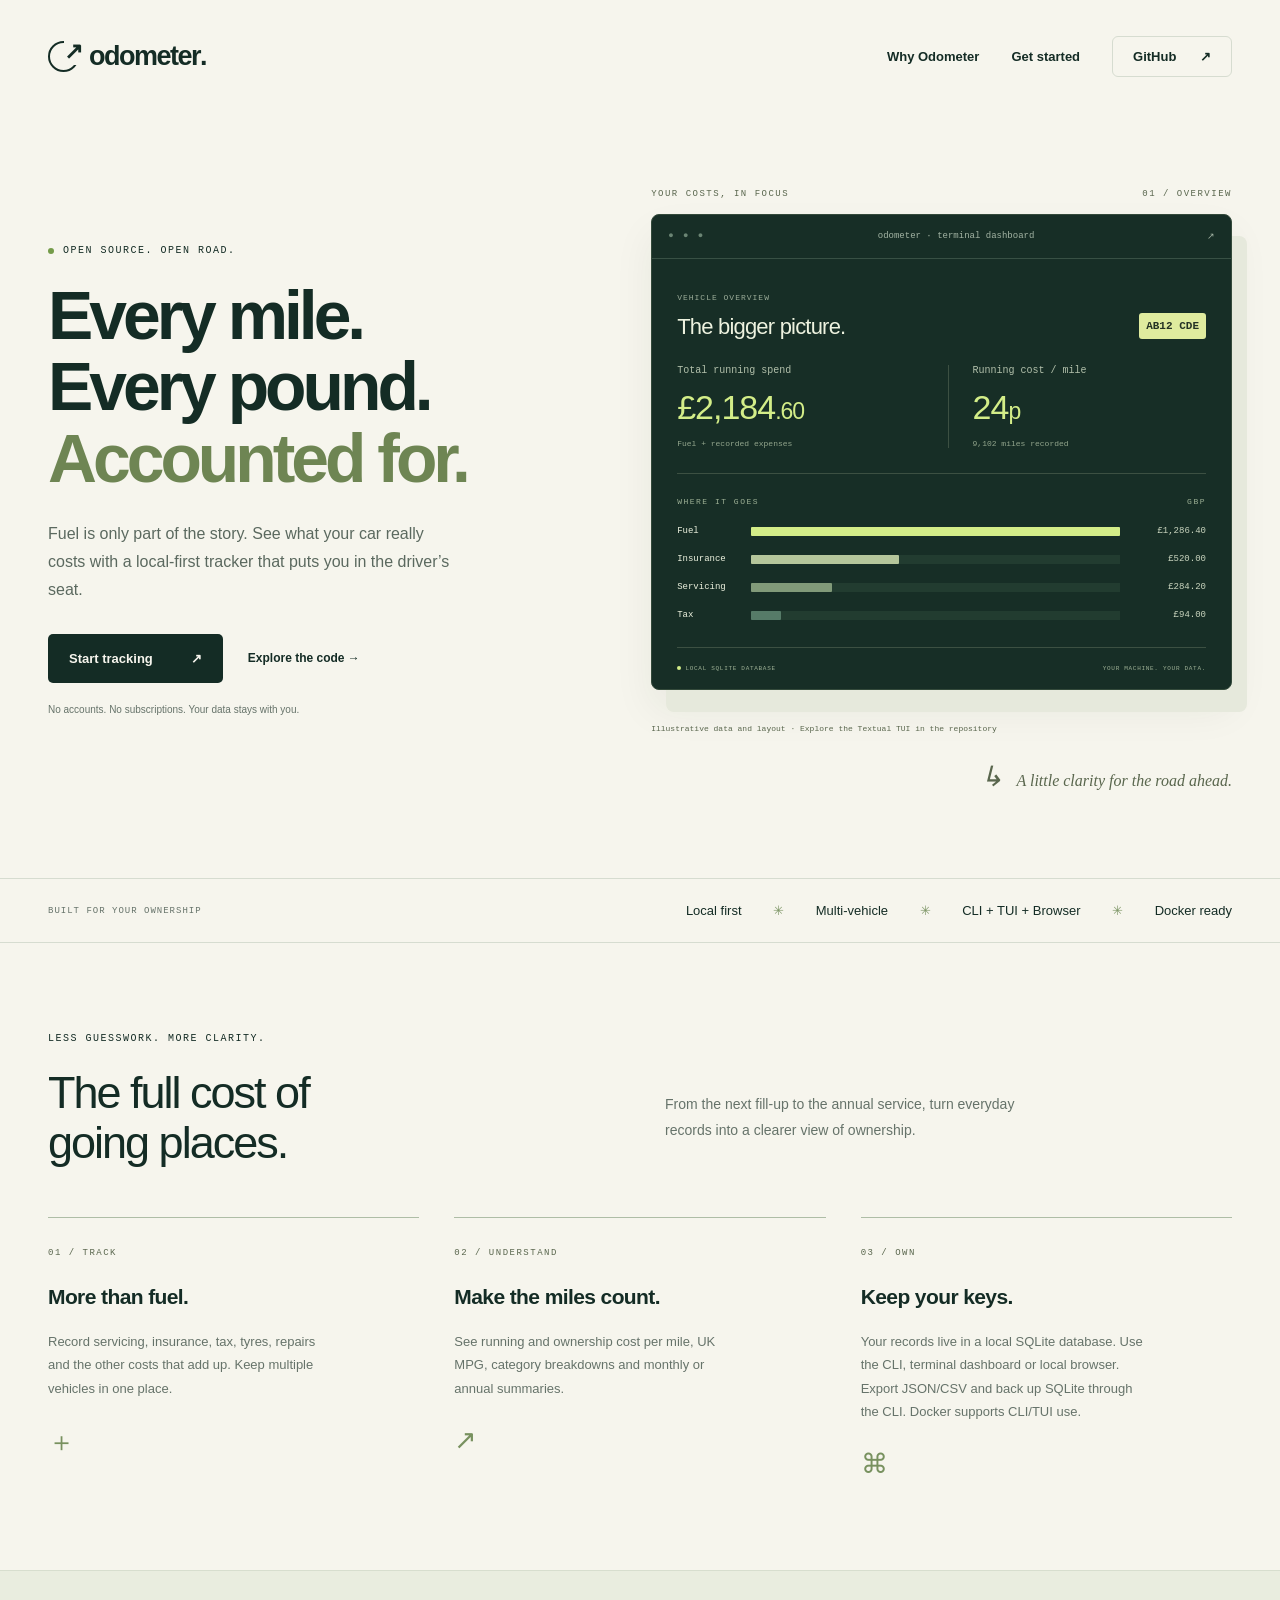
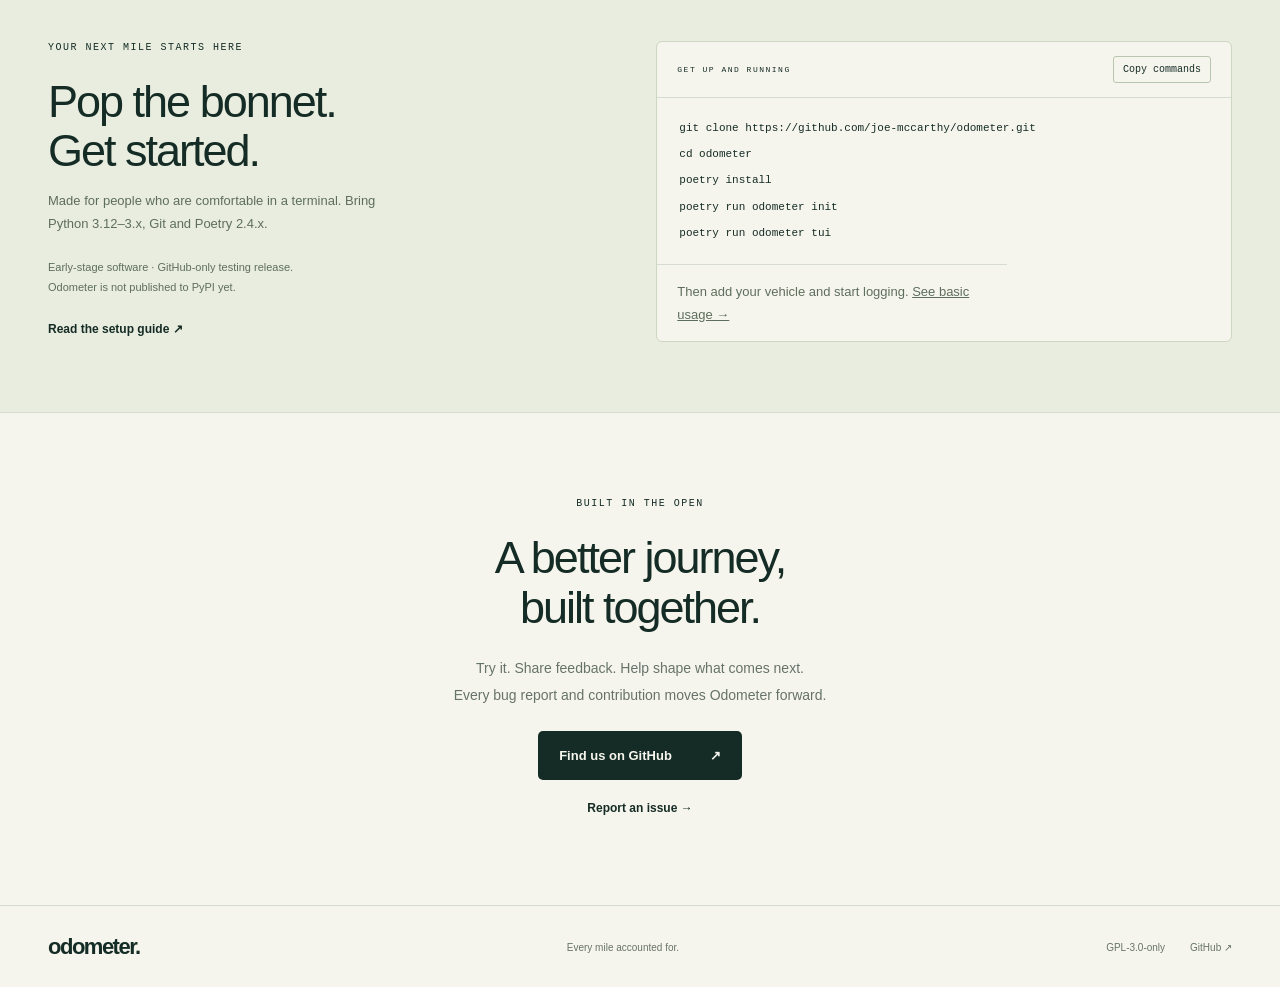
<file: marketing/index.html>
<!doctype html>
<html lang="en">
<head>
  <meta charset="utf-8">
  <meta name="viewport" content="width=device-width, initial-scale=1">
  <meta name="description" content="Know what your car really costs. Odometer is an open-source, local-first vehicle cost tracker with CLI, terminal and local browser dashboards. No cloud, accounts or subscriptions.">
  <meta name="theme-color" content="#142c25">
  <meta property="og:title" content="Odometer — Every mile accounted for.">
  <meta property="og:description" content="Track fuel, servicing and the real cost of car ownership. Open source. Local first. Yours.">
  <meta property="og:type" content="website">
  <title>Odometer — Every mile accounted for.</title>
  <link rel="icon" href="favicon.svg" type="image/svg+xml">
  <link rel="stylesheet" href="styles.css">
  <script src="script.js" defer></script>
</head>
<body>
<a class="skip" href="#main">Skip to content</a>
<header class="wrap nav"><a class="brand" href="#" aria-label="Odometer home"><span class="mark" aria-hidden="true">o<span>↗</span></span> odometer<span class="brand-dot">.</span></a><nav aria-label="Main navigation"><a href="#features">Why Odometer</a><a href="#start">Get started</a><a class="repo" href="https://github.com/joe-mccarthy/odometer">GitHub <span aria-hidden="true">↗</span></a></nav></header>
<main id="main">
<section class="wrap hero">
  <div class="hero-copy"><p class="eyebrow"><span class="status-dot"></span> OPEN SOURCE. OPEN ROAD.</p><h1>Every mile.<br>Every pound.<br><em>Accounted for.</em></h1><p class="intro">Fuel is only part of the story. See what your car really costs with a local-first tracker that puts you in the driver’s seat.</p><div class="actions"><a class="button primary" href="#start">Start tracking <span aria-hidden="true">↗</span></a><a class="text-link" href="https://github.com/joe-mccarthy/odometer">Explore the code <span aria-hidden="true">→</span></a></div><p class="fine">No accounts. No subscriptions. Your data stays with you.</p></div>
  <div class="preview"><div class="preview-label"><span>YOUR COSTS, IN FOCUS</span><span>01 / OVERVIEW</span></div><div class="terminal"><div class="terminal-top"><span class="lights" aria-hidden="true">● ● ●</span><span>odometer · terminal dashboard</span><span aria-hidden="true">↗</span></div><div class="terminal-body"><div class="dash-head"><div><span class="mono muted">VEHICLE OVERVIEW</span><h2>The bigger picture.</h2></div><span class="plate">AB12 CDE</span></div><div class="metrics"><div><span>Total running spend</span><strong>£2,184<span>.60</span></strong><small>Fuel + recorded expenses</small></div><div><span>Running cost / mile</span><strong>24<span>p</span></strong><small>9,102 miles recorded</small></div></div><div class="chart-head"><span>WHERE IT GOES</span><span>GBP</span></div><div class="bar-row"><span>Fuel</span><div><i style="--size:100%"></i></div><b>£1,286.40</b></div><div class="bar-row"><span>Insurance</span><div><i style="--size:40%;--bar:#b5c69b"></i></div><b>£520.00</b></div><div class="bar-row"><span>Servicing</span><div><i style="--size:22%;--bar:#819a79"></i></div><b>£284.20</b></div><div class="bar-row"><span>Tax</span><div><i style="--size:8%;--bar:#567b68"></i></div><b>£94.00</b></div><div class="terminal-bottom"><span><span class="status-dot"></span> LOCAL SQLITE DATABASE</span><span>YOUR MACHINE. YOUR DATA.</span></div></div></div><p class="sample">Illustrative data and layout · Explore the Textual TUI in the repository</p><div class="preview-note"><span aria-hidden="true">↳</span> A little clarity for the road ahead.</div></div>
</section>
<div class="principles"><div class="wrap"><span>BUILT FOR YOUR OWNERSHIP</span><p>Local first <i>✳</i> Multi-vehicle <i>✳</i> CLI + TUI + Browser <i>✳</i> Docker ready</p></div></div>
<section class="wrap features" id="features"><div class="section-heading"><p class="eyebrow">LESS GUESSWORK. MORE CLARITY.</p><h2>The full cost of<br>going places.</h2><p>From the next fill-up to the annual service, turn everyday records into a clearer view of ownership.</p></div><div class="feature-grid"><article><span class="feature-number">01 / TRACK</span><h3>More than fuel.</h3><p>Record servicing, insurance, tax, tyres, repairs and the other costs that add up. Keep multiple vehicles in one place.</p><span class="feature-glyph" aria-hidden="true">＋</span></article><article><span class="feature-number">02 / UNDERSTAND</span><h3>Make the miles count.</h3><p>See running and ownership cost per mile, UK MPG, category breakdowns and monthly or annual summaries.</p><span class="feature-glyph" aria-hidden="true">↗</span></article><article><span class="feature-number">03 / OWN</span><h3>Keep your keys.</h3><p>Your records live in a local SQLite database. Use the CLI, terminal dashboard or local browser. Export JSON/CSV and back up SQLite through the CLI. Docker supports CLI/TUI use.</p><span class="feature-glyph" aria-hidden="true">⌘</span></article></div></section>
<section class="start-section" id="start"><div class="wrap start-grid"><div><p class="eyebrow">YOUR NEXT MILE STARTS HERE</p><h2>Pop the bonnet.<br>Get started.</h2><p>Made for people who are comfortable in a terminal. Bring Python 3.12–3.x, Git and Poetry 2.4.x.</p><p class="release-note">Early-stage software · GitHub-only testing release.<br>Odometer is not published to PyPI yet.</p><a class="text-link" href="https://github.com/joe-mccarthy/odometer#run-locally-from-source">Read the setup guide <span aria-hidden="true">↗</span></a></div><div class="code-panel"><div class="code-top"><span>GET UP AND RUNNING</span><button id="copy" type="button">Copy commands</button></div><pre><code id="commands">git clone https://github.com/joe-mccarthy/odometer.git
cd odometer
poetry install
poetry run odometer init
poetry run odometer tui</code></pre><p>Then add your vehicle and start logging. <a href="https://github.com/joe-mccarthy/odometer#basic-usage">See basic usage →</a></p><span id="copy-status" class="sr-only" role="status"></span></div></div></section>
<section class="wrap contribute"><p class="eyebrow">BUILT IN THE OPEN</p><h2>A better journey,<br>built together.</h2><p>Try it. Share feedback. Help shape what comes next.<br>Every bug report and contribution moves Odometer forward.</p><a class="button primary" href="https://github.com/joe-mccarthy/odometer">Find us on GitHub <span aria-hidden="true">↗</span></a><a class="text-link" href="https://github.com/joe-mccarthy/odometer/issues">Report an issue →</a></section>
</main>
<footer class="wrap"><a class="brand" href="#">odometer.</a><span>Every mile accounted for.</span><div><a href="https://github.com/joe-mccarthy/odometer/blob/main/LICENSE">GPL-3.0-only</a><a href="https://github.com/joe-mccarthy/odometer">GitHub ↗</a></div></footer>
</body>
</html>
</file>
<file: marketing/styles.css>
:root{--paper:#f6f5ed;--ink:#142c25;--muted:#66736a;--line:#d6dcd0;--accent:#d3ed88}*{box-sizing:border-box}html{scroll-behavior:smooth;scroll-padding-top:30px}body{margin:0;background:var(--paper);color:var(--ink);font-family:Arial,Helvetica,sans-serif;-webkit-font-smoothing:antialiased}a{color:inherit;text-decoration:none}a,button{-webkit-tap-highlight-color:transparent}a:focus-visible,button:focus-visible{outline:3px solid #658d37;outline-offset:5px}.wrap{max-width:1280px;padding:0 48px;margin:auto}.nav{height:112px;display:flex;align-items:center;justify-content:space-between}.brand{font-weight:800;font-size:27px;letter-spacing:-1.5px;display:flex;align-items:center;gap:10px}.brand-dot{margin-left:-10px}.mark{display:inline-flex;width:31px;height:31px;border:2px solid;border-radius:50%;align-items:center;justify-content:center;font-size:0;position:relative}.mark span{font-size:23px;position:absolute;top:-5px;right:-4px;background:var(--paper)}nav{display:flex;align-items:center;gap:32px;font-size:13px;font-weight:600}.repo{border:1px solid var(--line);border-radius:6px;padding:12px 20px}.repo span{padding-left:20px}.hero{display:grid;grid-template-columns:1fr 1.05fr;gap:50px;align-items:center;padding-top:65px;padding-bottom:85px}.eyebrow,.mono,.preview-label,.feature-number,.chart-head,.terminal-bottom,.code-top{font-family:monospace;font-size:10px;letter-spacing:1.5px;font-weight:500}.eyebrow{display:flex;align-items:center;gap:9px;margin:0 0 24px}.status-dot{display:inline-block;width:6px;height:6px;background:#749b49;border-radius:50%}h1{font-size:clamp(48px,5.3vw,72px);letter-spacing:-4px;line-height:1.05;margin:0 0 26px;font-weight:600}h1 em{font-style:normal;color:#6e8553}.intro{max-width:410px;line-height:1.75;color:#5b695f;font-size:16px}.actions{display:flex;gap:25px;align-items:center;margin-top:30px}.button{display:inline-flex;justify-content:space-between;gap:38px;align-items:center;padding:17px 21px;border-radius:5px;font-size:13px;font-weight:600}.primary{background:var(--ink);color:var(--paper)}.primary:hover{background:#2d4938}.text-link{font-size:12px;font-weight:600;line-height:1.8}.text-link:hover,footer a:hover,nav a:hover{text-decoration:underline}.fine{font-size:10px;color:var(--muted);margin-top:21px}.preview{position:relative;min-width:0;padding-top:12px}.preview-label{display:flex;justify-content:space-between;color:#59664d;margin-bottom:15px;font-size:9px}.terminal{background:#172e26;color:#edf2df;border:1px solid #344a3b;border-radius:8px;box-shadow:15px 22px 0 #e6e9dc,0 20px 40px #19312610;overflow:hidden}.terminal-top{display:flex;justify-content:space-between;padding:16px;border-bottom:1px solid #385044;color:#a3b4a4;font:9px monospace}.lights{color:#6b8574;letter-spacing:2px}.terminal-body{padding:27px 25px 0}.dash-head{display:flex;align-items:center;justify-content:space-between;gap:12px}.muted{color:#9bac99;font-size:8px;letter-spacing:1px}.dash-head h2{font-size:22px;font-weight:400;letter-spacing:-.8px;margin:10px 0 25px}.plate{background:#dfeb9e;color:#253325;border-radius:3px;padding:7px;font:600 11px monospace;white-space:nowrap}.metrics{display:grid;grid-template-columns:1fr 1fr;border-bottom:1px solid #3c5042;padding-bottom:25px;gap:12px}.metrics div{display:flex;flex-direction:column;gap:12px}.metrics div+div{border-left:1px solid #3c5042;padding-left:24px}.metrics div>span{font:10px monospace;color:#b2c0ab}.metrics strong{font-size:34px;font-weight:400;letter-spacing:-1px;color:var(--accent)}.metrics strong span{font-size:23px}.metrics small{font:8px monospace;color:#93a68d}.chart-head{display:flex;justify-content:space-between;color:#9eb196;margin:23px 0 20px;font-size:8px}.bar-row{display:grid;grid-template-columns:62px 1fr 74px;gap:12px;align-items:center;margin:18px 0;font:9px monospace}.bar-row>div{height:9px;background:#223c30}.bar-row i{display:block;height:100%;width:var(--size);background:var(--bar,var(--accent));border-radius:1px}.bar-row b{text-align:right;font-weight:400;color:#c9d4be}.terminal-bottom{display:flex;justify-content:space-between;gap:10px;border-top:1px solid #3c5042;margin-top:27px;padding:17px 0;font-size:6px;letter-spacing:.7px;color:#9eb196}.terminal-bottom .status-dot{width:4px;height:4px;background:var(--accent)}.sample{font:8px monospace;color:#59664d;margin-top:34px}.preview-note{font-family:Georgia,serif;font-size:16px;font-style:italic;text-align:right;margin-top:27px;color:#59664d}.preview-note span{font-size:28px;margin-right:10px}.principles{border-top:1px solid var(--line);border-bottom:1px solid var(--line)}.principles .wrap{display:flex;justify-content:space-between;align-items:center;padding-top:24px;padding-bottom:24px;gap:20px}.principles span{font:9px monospace;letter-spacing:1px;color:var(--muted)}.principles p{margin:0;font-size:13px}.principles i{font-style:normal;margin:0 28px;color:#7e9667}.features{padding-top:90px;padding-bottom:90px}.section-heading{display:grid;grid-template-columns:1fr 1fr;column-gap:50px}.section-heading .eyebrow{grid-column:1/-1}.section-heading h2,.start-grid h2,.contribute h2{font-size:45px;line-height:1.1;letter-spacing:-2px;font-weight:500;margin:0}.section-heading>p:last-child{color:var(--muted);font-size:14px;line-height:1.8;max-width:350px;align-self:center}.feature-grid{display:grid;grid-template-columns:repeat(3,1fr);gap:35px;margin-top:50px}.feature-grid article{border-top:1px solid #aebda6;padding-top:23px;position:relative}.feature-number{color:#59664d;font-size:9px}.feature-grid h3{font-size:21px;letter-spacing:-.6px;margin-top:26px}.feature-grid p{font-size:13px;line-height:1.8;color:var(--muted);max-width:290px}.feature-glyph{font-size:27px;display:block;margin-top:24px;color:#78915f}.start-section{background:#e9eddf;border-block:1px solid #d7dece;padding:70px 0}.start-grid{display:grid;grid-template-columns:1fr 1.05fr;gap:60px;align-items:center}.start-grid>div>p:not(.eyebrow){font-size:13px;line-height:1.8;color:#5e6e5c;max-width:350px}.start-grid .release-note{font-size:11px!important;margin:22px 0}.code-panel{background:var(--paper);border:1px solid #cdd6c2;border-radius:6px;min-width:0}.code-top{display:flex;align-items:center;justify-content:space-between;padding:14px 20px;border-bottom:1px solid var(--line);font-size:8px}button{font:10px monospace;background:none;border:1px solid #b9c6af;border-radius:3px;padding:7px 9px;color:var(--ink);cursor:pointer}button:hover{background:#e2e9d7}pre{padding:17px 22px;margin:0;overflow:auto;font:11px/2.4 monospace;tab-size:2}.code-panel>p{border-top:1px solid var(--line);padding:15px 20px;font-size:10px;line-height:1.8;margin:0;color:var(--muted)}.code-panel a{text-decoration:underline}.contribute{padding-top:85px;padding-bottom:85px;text-align:center}.contribute .eyebrow{justify-content:center}.contribute p:not(.eyebrow){font-size:14px;line-height:1.9;color:var(--muted);margin:23px 0}.contribute .text-link{display:block;margin-top:18px}footer{display:flex;align-items:center;justify-content:space-between;border-top:1px solid var(--line);padding-top:28px!important;padding-bottom:28px!important;font-size:10px;color:var(--muted)}footer .brand{font-size:22px;color:var(--ink)}footer div{display:flex;gap:25px}.sr-only,.skip:not(:focus){position:absolute;width:1px;height:1px;padding:0;margin:-1px;overflow:hidden;clip:rect(0,0,0,0);white-space:nowrap;border:0}.skip:focus{position:fixed;top:8px;left:8px;padding:15px;background:white;z-index:10}@media(min-width:1500px){.hero{padding-top:90px;padding-bottom:100px}}@media(max-width:900px){.wrap{padding-inline:28px}.hero{gap:28px}h1{font-size:53px;letter-spacing:-3px}.actions{gap:15px;flex-wrap:wrap}.terminal-body{padding:20px 16px 0}.metrics strong{font-size:27px}.metrics div+div{padding-left:14px}.bar-row{gap:6px;grid-template-columns:56px 1fr 66px}.terminal-bottom{font-size:5px}.principles i{margin-inline:12px}.start-grid{gap:30px}pre{font-size:9px;padding-inline:15px}}@media(max-width:680px){.wrap{padding-inline:22px}.nav{height:85px}.brand{font-size:24px}nav{gap:16px;font-size:11px}nav a:first-child{display:none}.repo{padding:9px 12px}.repo span{padding-left:8px}.hero{grid-template-columns:1fr;padding-top:35px;padding-bottom:48px;gap:45px}h1{font-size:58px;letter-spacing:-3px}.intro{font-size:15px}.preview{max-width:520px;width:100%;margin:auto}.preview-note{font-size:14px}.terminal-body{padding:24px 20px 0}.metrics strong{font-size:34px}.terminal-bottom{font-size:6px}.principles .wrap{display:block;padding-block:22px}.principles p{font-size:11px;margin-top:15px}.principles i{margin-inline:9px}.section-heading,.start-grid{grid-template-columns:1fr}.section-heading h2,.start-grid h2,.contribute h2{font-size:39px}.features{padding-block:55px}.feature-grid{grid-template-columns:1fr;gap:28px;margin-top:25px}.feature-grid h3{margin-top:17px}.feature-grid p{max-width:100%}.feature-glyph{position:absolute;right:0;top:18px;margin:0}.start-section{padding-block:50px}.start-grid{gap:26px}pre{font-size:10px}.contribute{padding-block:55px}footer{flex-wrap:wrap;gap:22px}footer>span{display:none}}@media(prefers-reduced-motion:reduce){html{scroll-behavior:auto}}
</file>
